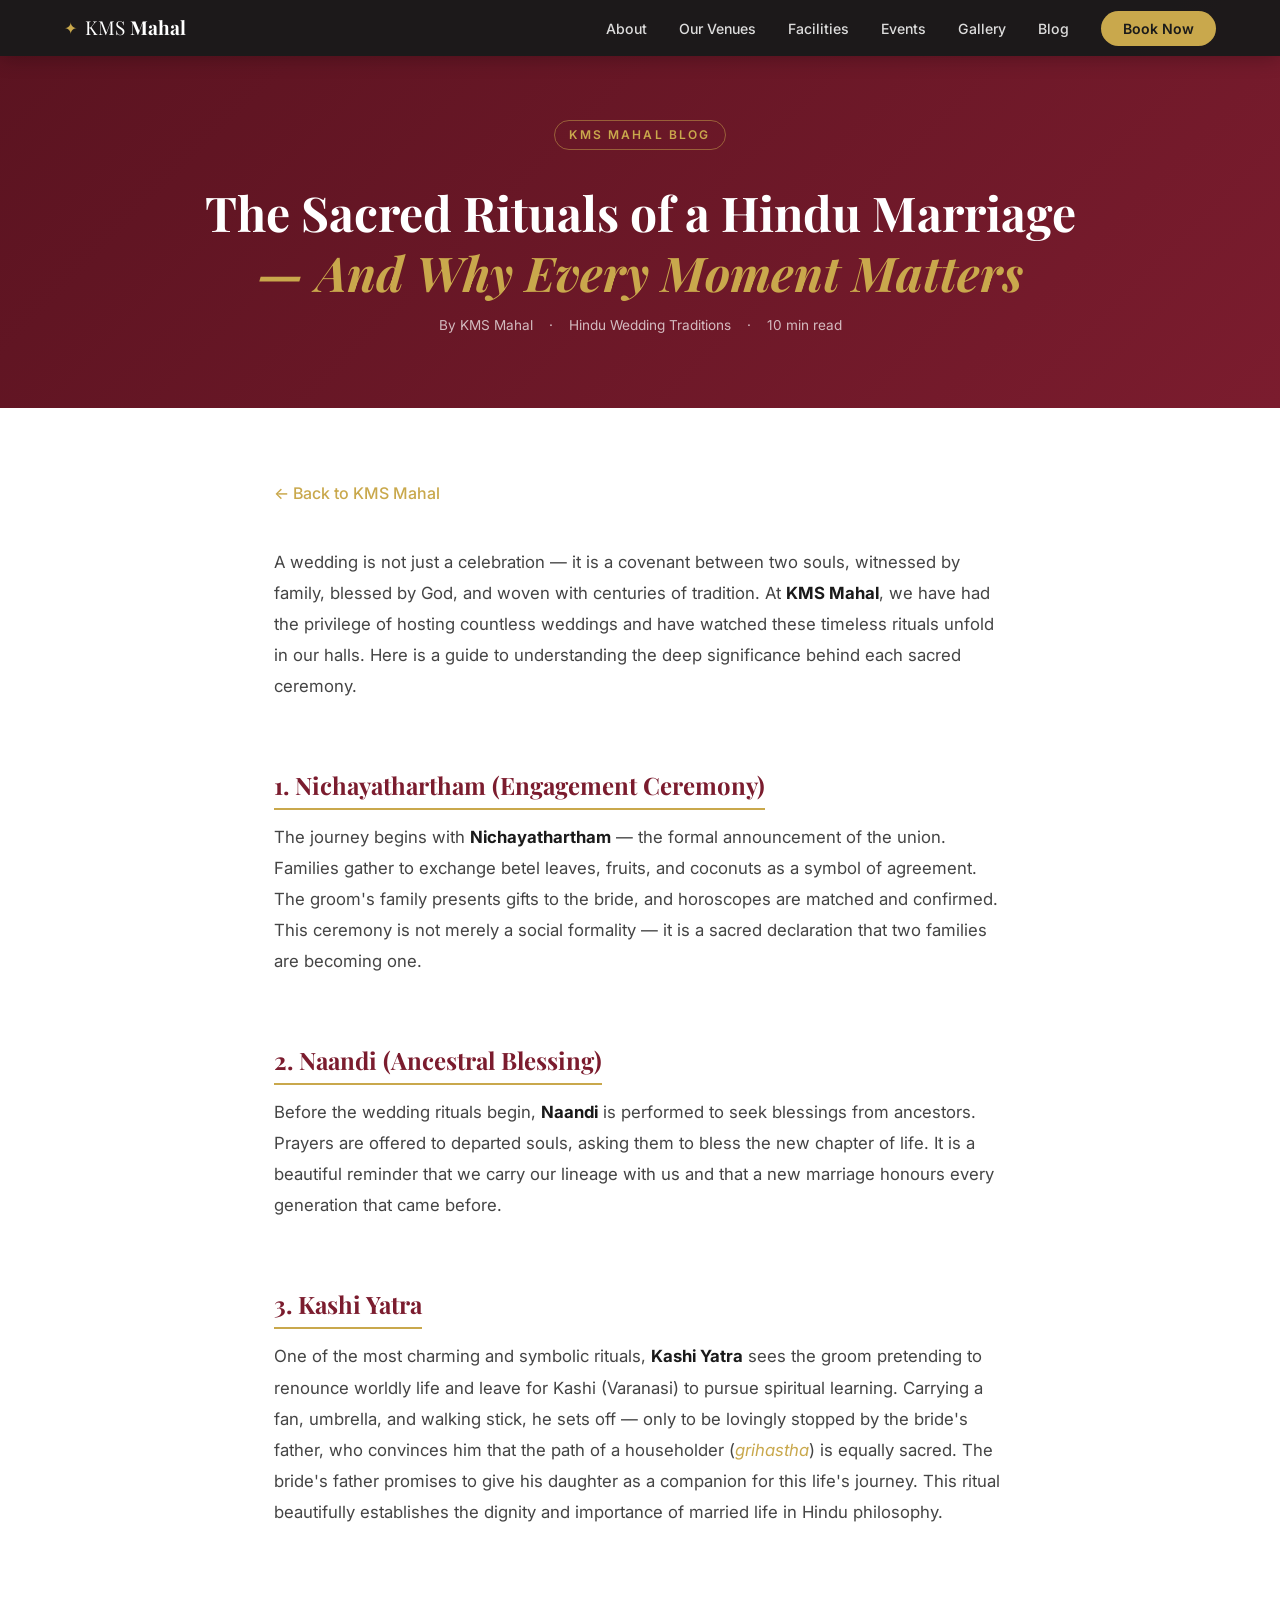
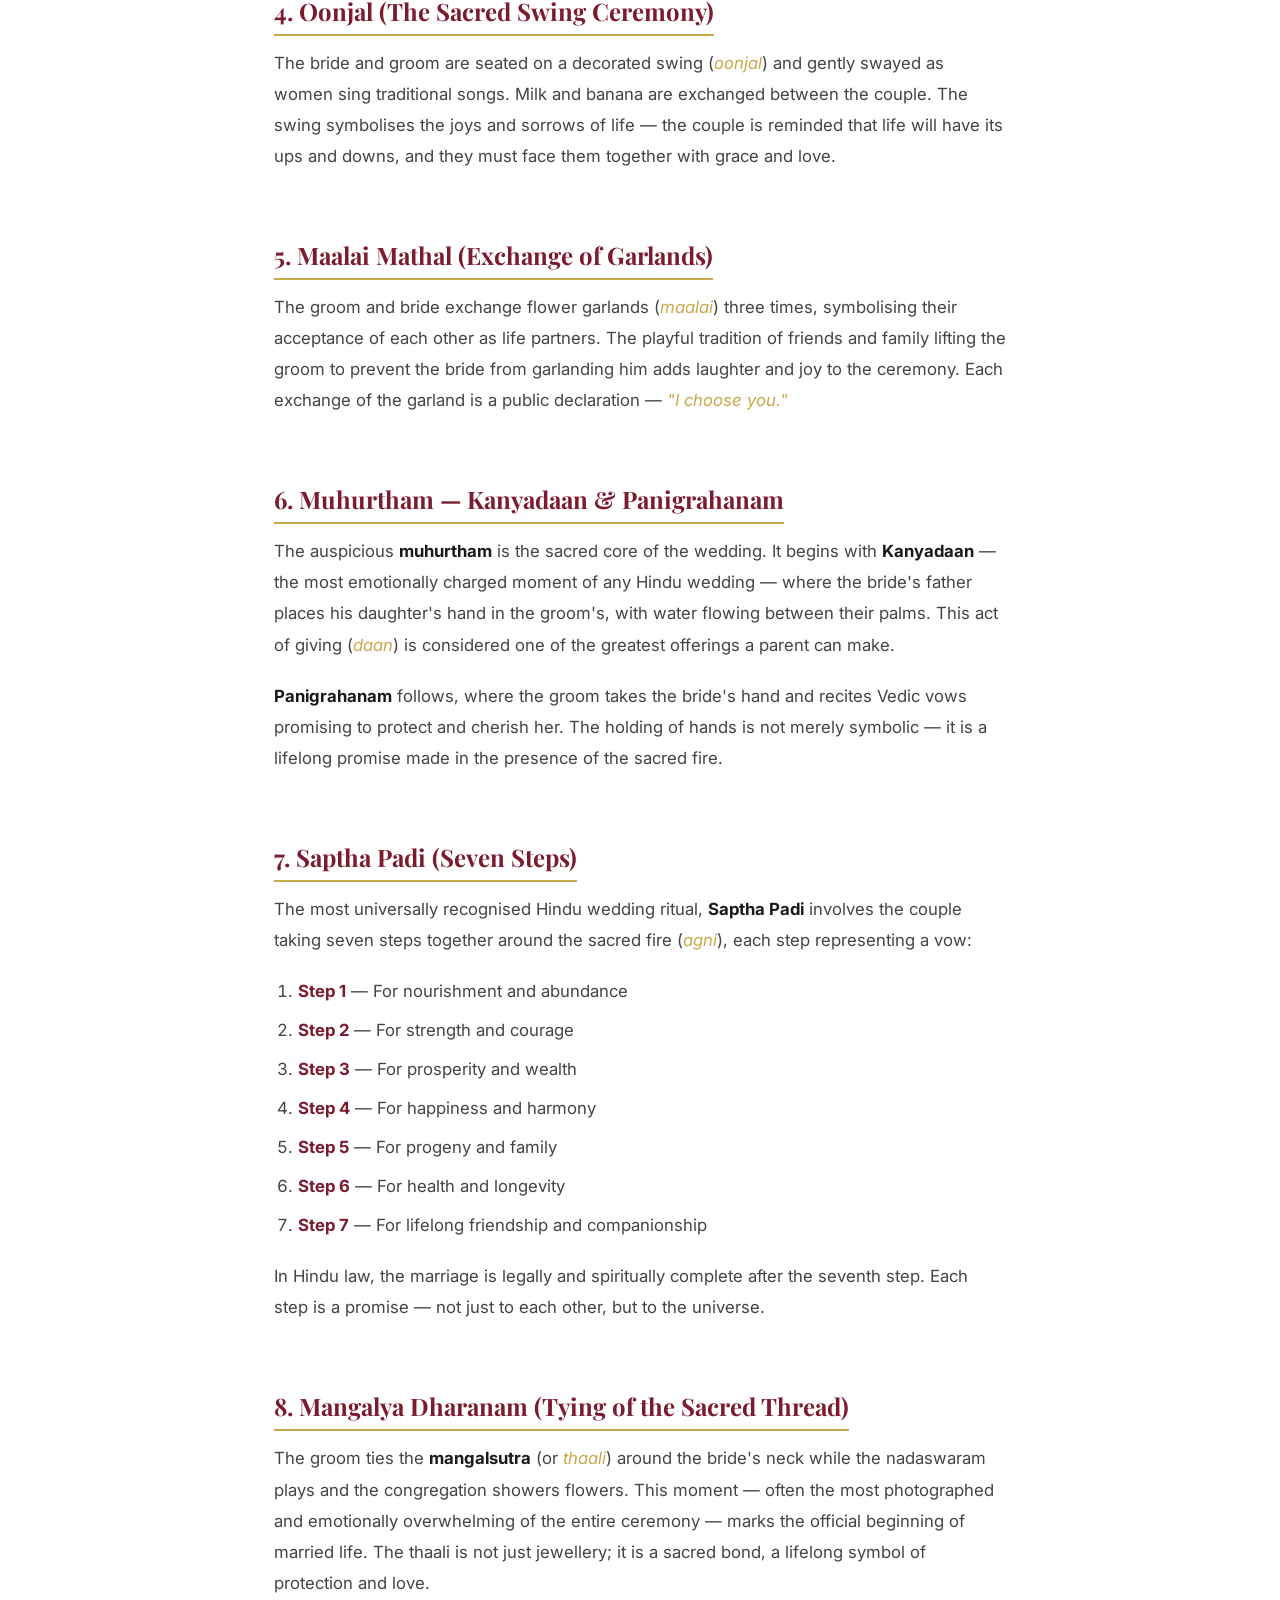
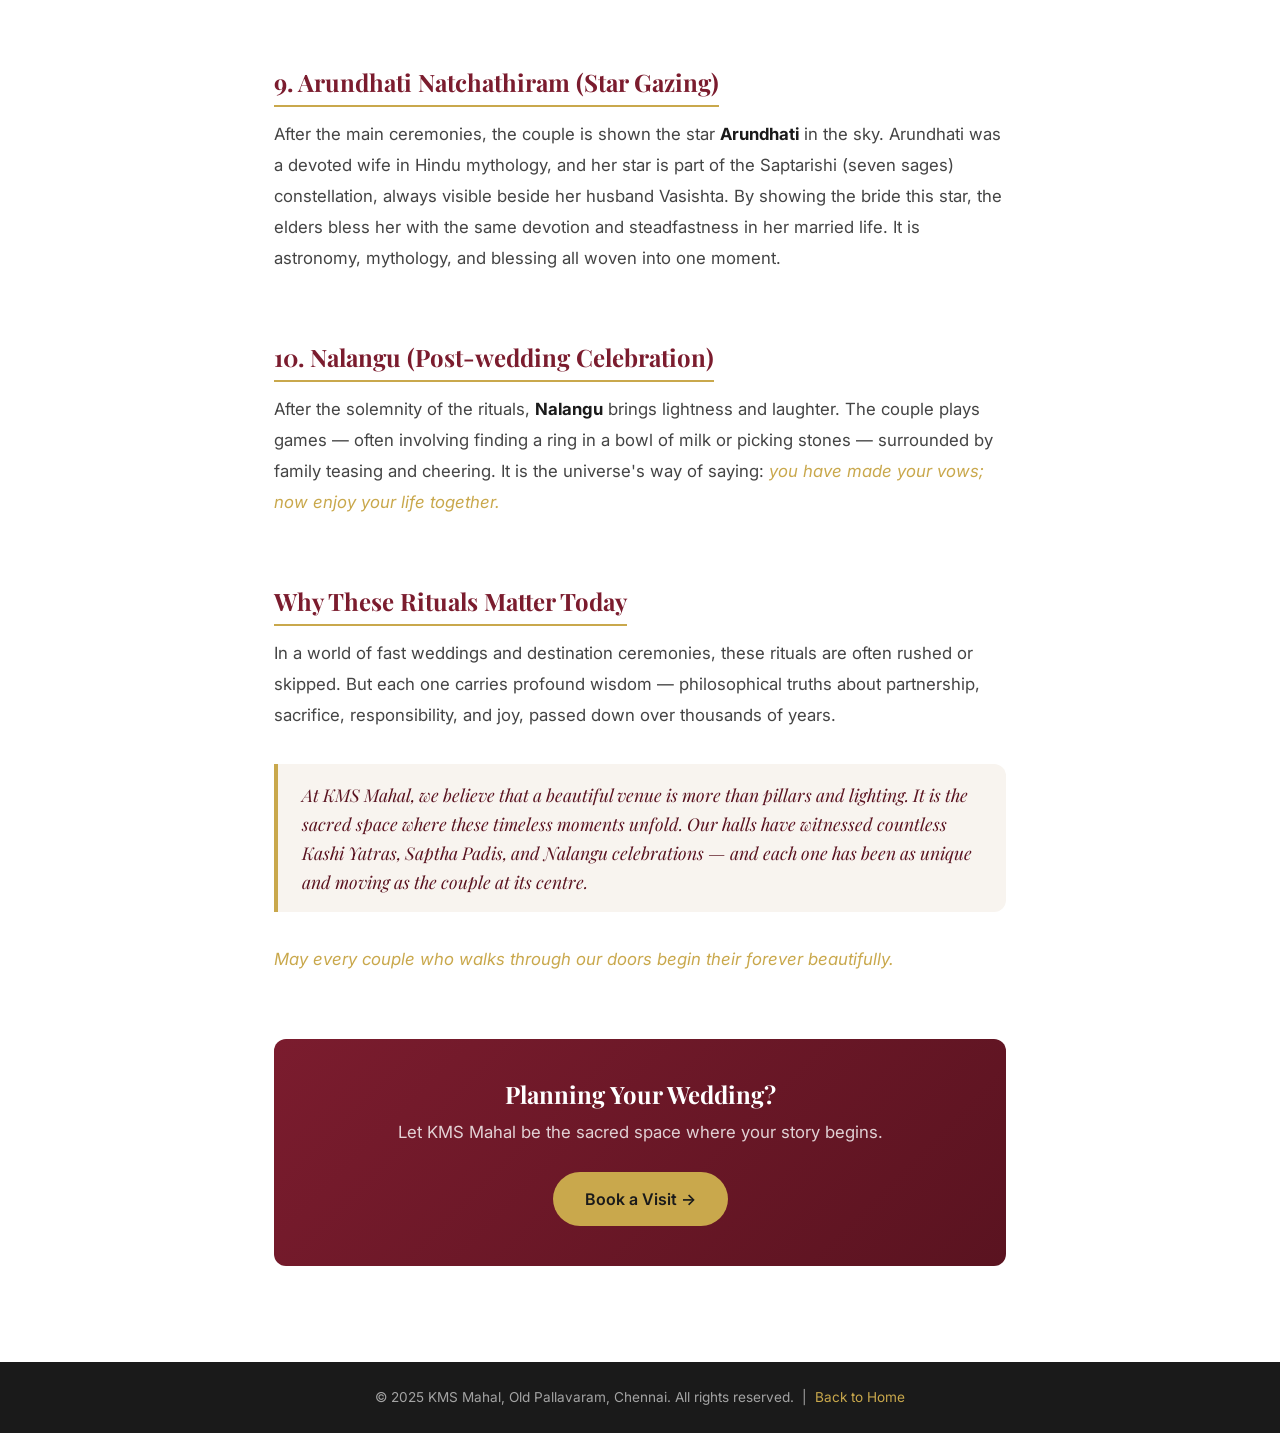
<file: blog.html>
<!DOCTYPE html>
<html lang="en">
<head>
  <meta charset="UTF-8" />
  <meta name="viewport" content="width=device-width, initial-scale=1.0" />
  <title>Blog – Hindu Marriage Rituals | KMS Mahal, Pallavaram Chennai</title>
  <meta name="description" content="Learn about the sacred rituals of a Hindu marriage — Kashi Yatra, Saptha Padi, Kanyadaan and more. Insights from KMS Mahal, Pallavaram's finest wedding venue." />
  <meta name="keywords" content="Hindu marriage rituals, Tamil wedding rituals, Saptha Padi meaning, Kanyadaan, Kashi Yatra, Mangalya Dharanam, wedding traditions Chennai, Hindu wedding guide" />
  <meta name="robots" content="index, follow" />
  <link rel="canonical" href="https://kmsmahal.com/blog.html" />
  <link rel="icon" type="image/jpeg" href="images/mahal-about.jpeg" />
  <link rel="apple-touch-icon" href="images/mahal-about.jpeg" />
  <meta property="og:type" content="article" />
  <meta property="og:url" content="https://kmsmahal.com/blog.html" />
  <meta property="og:title" content="The Sacred Rituals of a Hindu Marriage | KMS Mahal Blog" />
  <meta property="og:description" content="A deep dive into the timeless rituals of Hindu weddings — their meaning, significance, and beauty." />
  <meta property="og:image" content="https://kmsmahal.com/images/mahal-about.jpeg" />
  <link rel="preconnect" href="https://fonts.googleapis.com" />
  <link rel="preconnect" href="https://fonts.gstatic.com" crossorigin />
  <link href="https://fonts.googleapis.com/css2?family=Playfair+Display:ital,wght@0,400;0,600;0,700;1,400&family=Inter:wght@300;400;500;600&display=swap" rel="stylesheet" />
  <link rel="stylesheet" href="style.css" />
  <style>
    .blog-hero {
      background: linear-gradient(135deg, var(--maroon-dk) 0%, var(--maroon) 100%);
      padding: 120px 0 72px;
      text-align: center;
      color: var(--white);
    }
    .blog-hero .section-label { border-color: rgba(201,168,76,.5); color: var(--gold); }
    .blog-hero h1 { font-size: clamp(1.8rem, 4vw, 3rem); color: var(--white); margin: 16px 0 12px; }
    .blog-hero .blog-meta { font-size: .85rem; opacity: .7; display: flex; align-items: center; justify-content: center; gap: 16px; flex-wrap: wrap; }
    .blog-hero .blog-meta span::before { content: '·'; margin-right: 16px; }
    .blog-hero .blog-meta span:first-child::before { content: ''; margin: 0; }

    .blog-body { max-width: 780px; margin: 0 auto; padding: 72px 24px 96px; }
    .blog-body h2 {
      font-family: 'Playfair Display', serif;
      font-size: 1.5rem;
      color: var(--maroon);
      margin: 48px 0 12px;
      padding-bottom: 8px;
      border-bottom: 2px solid var(--gold);
      display: inline-block;
    }
    .blog-body p { font-size: 1.05rem; line-height: 1.85; color: #444; margin-bottom: 20px; }
    .blog-body strong { color: var(--dark); }
    .blog-body em { color: var(--gold); font-style: italic; }
    .blog-body ol { padding-left: 24px; margin-bottom: 20px; }
    .blog-body ol li { font-size: 1.05rem; line-height: 1.85; color: #444; margin-bottom: 8px; }
    .blog-body ol li strong { color: var(--maroon); }
    .blog-body blockquote {
      border-left: 4px solid var(--gold);
      margin: 32px 0;
      padding: 16px 24px;
      background: var(--light);
      border-radius: 0 var(--radius) var(--radius) 0;
      font-family: 'Playfair Display', serif;
      font-size: 1.1rem;
      color: var(--maroon-dk);
      font-style: italic;
    }
    .blog-cta {
      background: linear-gradient(135deg, var(--maroon), var(--maroon-dk));
      color: var(--white);
      border-radius: var(--radius);
      padding: 40px 32px;
      text-align: center;
      margin-top: 64px;
    }
    .blog-cta h3 { font-size: 1.5rem; color: var(--white); margin-bottom: 8px; }
    .blog-cta p { color: rgba(255,255,255,.8); margin-bottom: 24px; }
    .blog-cta .btn-gold {
      display: inline-block;
      background: var(--gold);
      color: var(--dark);
      font-weight: 600;
      padding: 14px 32px;
      border-radius: 50px;
      text-decoration: none;
      transition: .3s;
    }
    .blog-cta .btn-gold:hover { background: var(--gold-lt); }
    .blog-back { display: inline-flex; align-items: center; gap: 8px; color: var(--gold); font-weight: 500; margin-bottom: 40px; text-decoration: none; }
    .blog-back:hover { color: var(--maroon); }
  </style>
</head>
<body>

  <!-- ── NAV ── -->
  <nav class="navbar scrolled" id="navbar">
    <div class="nav-inner">
      <a href="index.html" class="nav-logo">
        <span class="logo-icon">✦</span>
        <span>KMS <strong>Mahal</strong></span>
      </a>
      <button class="hamburger" id="hamburger" aria-label="Menu">
        <span></span><span></span><span></span>
      </button>
      <ul class="nav-links" id="navLinks">
        <li><a href="index.html#about">About</a></li>
        <li><a href="index.html#venues">Our Venues</a></li>
        <li><a href="index.html#facilities">Facilities</a></li>
        <li><a href="index.html#events">Events</a></li>
        <li><a href="index.html#gallery">Gallery</a></li>
        <li><a href="blog.html" class="active">Blog</a></li>
        <li><a href="index.html#contact" class="btn-nav">Book Now</a></li>
      </ul>
    </div>
  </nav>

  <!-- ── BLOG HERO ── -->
  <div class="blog-hero">
    <div class="container">
      <div class="section-label">KMS Mahal Blog</div>
      <h1>The Sacred Rituals of a Hindu Marriage<br /><em>— And Why Every Moment Matters</em></h1>
      <div class="blog-meta">
        <span>By KMS Mahal</span>
        <span>Hindu Wedding Traditions</span>
        <span>10 min read</span>
      </div>
    </div>
  </div>

  <!-- ── BLOG CONTENT ── -->
  <div class="blog-body">

    <a href="index.html" class="blog-back">← Back to KMS Mahal</a>

    <p>A wedding is not just a celebration — it is a covenant between two souls, witnessed by family, blessed by God, and woven with centuries of tradition. At <strong>KMS Mahal</strong>, we have had the privilege of hosting countless weddings and have watched these timeless rituals unfold in our halls. Here is a guide to understanding the deep significance behind each sacred ceremony.</p>

    <h2>1. Nichayathartham (Engagement Ceremony)</h2>
    <p>The journey begins with <strong>Nichayathartham</strong> — the formal announcement of the union. Families gather to exchange betel leaves, fruits, and coconuts as a symbol of agreement. The groom's family presents gifts to the bride, and horoscopes are matched and confirmed. This ceremony is not merely a social formality — it is a sacred declaration that two families are becoming one.</p>

    <h2>2. Naandi (Ancestral Blessing)</h2>
    <p>Before the wedding rituals begin, <strong>Naandi</strong> is performed to seek blessings from ancestors. Prayers are offered to departed souls, asking them to bless the new chapter of life. It is a beautiful reminder that we carry our lineage with us and that a new marriage honours every generation that came before.</p>

    <h2>3. Kashi Yatra</h2>
    <p>One of the most charming and symbolic rituals, <strong>Kashi Yatra</strong> sees the groom pretending to renounce worldly life and leave for Kashi (Varanasi) to pursue spiritual learning. Carrying a fan, umbrella, and walking stick, he sets off — only to be lovingly stopped by the bride's father, who convinces him that the path of a householder (<em>grihastha</em>) is equally sacred. The bride's father promises to give his daughter as a companion for this life's journey. This ritual beautifully establishes the dignity and importance of married life in Hindu philosophy.</p>

    <h2>4. Oonjal (The Sacred Swing Ceremony)</h2>
    <p>The bride and groom are seated on a decorated swing (<em>oonjal</em>) and gently swayed as women sing traditional songs. Milk and banana are exchanged between the couple. The swing symbolises the joys and sorrows of life — the couple is reminded that life will have its ups and downs, and they must face them together with grace and love.</p>

    <h2>5. Maalai Mathal (Exchange of Garlands)</h2>
    <p>The groom and bride exchange flower garlands (<em>maalai</em>) three times, symbolising their acceptance of each other as life partners. The playful tradition of friends and family lifting the groom to prevent the bride from garlanding him adds laughter and joy to the ceremony. Each exchange of the garland is a public declaration — <em>"I choose you."</em></p>

    <h2>6. Muhurtham — Kanyadaan &amp; Panigrahanam</h2>
    <p>The auspicious <strong>muhurtham</strong> is the sacred core of the wedding. It begins with <strong>Kanyadaan</strong> — the most emotionally charged moment of any Hindu wedding — where the bride's father places his daughter's hand in the groom's, with water flowing between their palms. This act of giving (<em>daan</em>) is considered one of the greatest offerings a parent can make.</p>
    <p><strong>Panigrahanam</strong> follows, where the groom takes the bride's hand and recites Vedic vows promising to protect and cherish her. The holding of hands is not merely symbolic — it is a lifelong promise made in the presence of the sacred fire.</p>

    <h2>7. Saptha Padi (Seven Steps)</h2>
    <p>The most universally recognised Hindu wedding ritual, <strong>Saptha Padi</strong> involves the couple taking seven steps together around the sacred fire (<em>agni</em>), each step representing a vow:</p>
    <ol>
      <li><strong>Step 1</strong> — For nourishment and abundance</li>
      <li><strong>Step 2</strong> — For strength and courage</li>
      <li><strong>Step 3</strong> — For prosperity and wealth</li>
      <li><strong>Step 4</strong> — For happiness and harmony</li>
      <li><strong>Step 5</strong> — For progeny and family</li>
      <li><strong>Step 6</strong> — For health and longevity</li>
      <li><strong>Step 7</strong> — For lifelong friendship and companionship</li>
    </ol>
    <p>In Hindu law, the marriage is legally and spiritually complete after the seventh step. Each step is a promise — not just to each other, but to the universe.</p>

    <h2>8. Mangalya Dharanam (Tying of the Sacred Thread)</h2>
    <p>The groom ties the <strong>mangalsutra</strong> (or <em>thaali</em>) around the bride's neck while the nadaswaram plays and the congregation showers flowers. This moment — often the most photographed and emotionally overwhelming of the entire ceremony — marks the official beginning of married life. The thaali is not just jewellery; it is a sacred bond, a lifelong symbol of protection and love.</p>

    <h2>9. Arundhati Natchathiram (Star Gazing)</h2>
    <p>After the main ceremonies, the couple is shown the star <strong>Arundhati</strong> in the sky. Arundhati was a devoted wife in Hindu mythology, and her star is part of the Saptarishi (seven sages) constellation, always visible beside her husband Vasishta. By showing the bride this star, the elders bless her with the same devotion and steadfastness in her married life. It is astronomy, mythology, and blessing all woven into one moment.</p>

    <h2>10. Nalangu (Post-wedding Celebration)</h2>
    <p>After the solemnity of the rituals, <strong>Nalangu</strong> brings lightness and laughter. The couple plays games — often involving finding a ring in a bowl of milk or picking stones — surrounded by family teasing and cheering. It is the universe's way of saying: <em>you have made your vows; now enjoy your life together.</em></p>

    <h2>Why These Rituals Matter Today</h2>
    <p>In a world of fast weddings and destination ceremonies, these rituals are often rushed or skipped. But each one carries profound wisdom — philosophical truths about partnership, sacrifice, responsibility, and joy, passed down over thousands of years.</p>

    <blockquote>At KMS Mahal, we believe that a beautiful venue is more than pillars and lighting. It is the sacred space where these timeless moments unfold. Our halls have witnessed countless Kashi Yatras, Saptha Padis, and Nalangu celebrations — and each one has been as unique and moving as the couple at its centre.</blockquote>

    <p><em>May every couple who walks through our doors begin their forever beautifully.</em></p>

    <div class="blog-cta">
      <h3>Planning Your Wedding?</h3>
      <p>Let KMS Mahal be the sacred space where your story begins.</p>
      <a href="index.html#contact" class="btn-gold">Book a Visit →</a>
    </div>

  </div>

  <!-- ── FOOTER ── -->
  <footer style="background:var(--dark);color:rgba(255,255,255,.6);text-align:center;padding:24px;font-size:.85rem;">
    <p>© 2025 KMS Mahal, Old Pallavaram, Chennai. All rights reserved. &nbsp;|&nbsp; <a href="index.html" style="color:var(--gold);">Back to Home</a></p>
  </footer>

  <script>
    const hamburger = document.getElementById('hamburger');
    const navLinks = document.getElementById('navLinks');
    hamburger.addEventListener('click', () => navLinks.classList.toggle('open'));
    navLinks.querySelectorAll('a').forEach(link => link.addEventListener('click', () => navLinks.classList.remove('open')));
  </script>

</body>
</html>
</file>
<file: style.css>
/* ── Reset & Base ── */
*, *::before, *::after { box-sizing: border-box; margin: 0; padding: 0; }

:root {
  --gold:    #c9a84c;
  --gold-lt: #e8c97a;
  --maroon:  #7b1c2e;
  --maroon-dk: #5a1320;
  --dark:    #1a1a1a;
  --dark2:   #2c2c2c;
  --mid:     #555;
  --light:   #f8f4ef;
  --white:   #ffffff;
  --radius:  12px;
  --shadow:  0 4px 24px rgba(0,0,0,.10);
  --shadow-lg: 0 8px 40px rgba(0,0,0,.15);
  --transition: .3s ease;
}

html { scroll-behavior: smooth; }

body {
  font-family: 'Inter', sans-serif;
  color: var(--dark);
  background: var(--white);
  line-height: 1.65;
  overflow-x: hidden;
}

h1,h2,h3,h4 { font-family: 'Playfair Display', serif; line-height: 1.25; }
em { font-style: italic; color: var(--gold); }

a { text-decoration: none; color: inherit; }
img { max-width: 100%; display: block; }

.container { max-width: 1200px; margin: 0 auto; padding: 0 24px; }

.section { padding: 96px 0; }
.section-header { text-align: center; margin-bottom: 60px; }
.section-label {
  display: inline-block;
  font-size: .75rem;
  font-weight: 600;
  letter-spacing: .18em;
  text-transform: uppercase;
  color: var(--gold);
  border: 1px solid var(--gold);
  padding: 4px 14px;
  border-radius: 50px;
  margin-bottom: 16px;
}
.section-title { font-size: clamp(1.8rem, 4vw, 2.6rem); margin-bottom: 16px; }
.section-desc { color: var(--mid); max-width: 580px; margin: 0 auto; font-size: .97rem; }

/* ── Buttons ── */
.btn-primary {
  display: inline-block;
  background: var(--gold);
  color: var(--dark);
  font-weight: 600;
  font-size: .9rem;
  padding: 14px 32px;
  border-radius: 50px;
  transition: var(--transition);
  border: 2px solid var(--gold);
  cursor: pointer;
}
.btn-primary:hover { background: var(--gold-lt); border-color: var(--gold-lt); transform: translateY(-2px); }

.btn-outline {
  display: inline-block;
  background: transparent;
  color: var(--white);
  font-weight: 600;
  font-size: .9rem;
  padding: 14px 32px;
  border-radius: 50px;
  border: 2px solid rgba(255,255,255,.6);
  transition: var(--transition);
}
.btn-outline:hover { background: rgba(255,255,255,.1); border-color: var(--white); }

.btn-full { width: 100%; text-align: center; }

/* ── Navbar ── */
.navbar {
  position: fixed;
  top: 0; left: 0; right: 0;
  z-index: 1000;
  padding: 20px 0;
  transition: background var(--transition), padding var(--transition), box-shadow var(--transition);
}
.navbar.scrolled {
  background: rgba(26,26,26,.97);
  padding: 12px 0;
  box-shadow: 0 2px 20px rgba(0,0,0,.25);
}
.nav-inner {
  max-width: 1200px;
  margin: 0 auto;
  padding: 0 24px;
  display: flex;
  align-items: center;
  justify-content: space-between;
}
.nav-logo {
  display: flex;
  align-items: center;
  gap: 8px;
  color: var(--white);
  font-size: 1.2rem;
  font-family: 'Playfair Display', serif;
}
.logo-icon { color: var(--gold); font-size: 1rem; }
.nav-links {
  display: flex;
  list-style: none;
  align-items: center;
  gap: 32px;
}
.nav-links a {
  color: rgba(255,255,255,.85);
  font-size: .88rem;
  font-weight: 500;
  transition: color var(--transition);
}
.nav-links a:hover { color: var(--gold); }
.btn-nav {
  background: var(--gold) !important;
  color: var(--dark) !important;
  padding: 9px 22px;
  border-radius: 50px;
  font-weight: 600 !important;
}
.btn-nav:hover { background: var(--gold-lt) !important; color: var(--dark) !important; }

.hamburger {
  display: none;
  flex-direction: column;
  gap: 5px;
  background: none;
  border: none;
  cursor: pointer;
  padding: 4px;
}
.hamburger span {
  width: 24px; height: 2px;
  background: var(--white);
  border-radius: 2px;
  transition: var(--transition);
}

/* ── Hero ── */
.hero {
  position: relative;
  min-height: 100vh;
  display: flex;
  align-items: center;
  justify-content: center;
  background: linear-gradient(135deg, var(--maroon-dk) 0%, #2c1040 40%, #0d1b2a 100%);
  overflow: hidden;
}
.hero::before {
  content: '';
  position: absolute;
  inset: 0;
  background:
    radial-gradient(ellipse 60% 60% at 20% 50%, rgba(201,168,76,.12) 0%, transparent 70%),
    radial-gradient(ellipse 40% 40% at 80% 30%, rgba(123,28,46,.25) 0%, transparent 70%);
}
.hero-overlay {
  position: absolute;
  inset: 0;
  background: url("data:image/svg+xml,%3Csvg width='60' height='60' viewBox='0 0 60 60' xmlns='http://www.w3.org/2000/svg'%3E%3Cg fill='none' fill-rule='evenodd'%3E%3Cg fill='%23c9a84c' fill-opacity='0.04'%3E%3Cpath d='M36 34v-4h-2v4h-4v2h4v4h2v-4h4v-2h-4zm0-30V0h-2v4h-4v2h4v4h2V6h4V4h-4zM6 34v-4H4v4H0v2h4v4h2v-4h4v-2H6zM6 4V0H4v4H0v2h4v4h2V6h4V4H6z'/%3E%3C/g%3E%3C/g%3E%3C/svg%3E");
}
.hero-content {
  position: relative;
  text-align: center;
  color: var(--white);
  padding: 0 24px;
  max-width: 800px;
  animation: fadeUp .9s ease both;
}
.hero-tagline {
  font-size: .85rem;
  letter-spacing: .25em;
  text-transform: uppercase;
  color: var(--gold);
  margin-bottom: 12px;
}
.hero h1 {
  font-size: clamp(3rem, 8vw, 6rem);
  color: var(--white);
  text-shadow: 0 4px 20px rgba(0,0,0,.3);
  margin-bottom: 16px;
}
.hero h1 span { color: var(--gold); }
.hero-sub {
  font-size: clamp(1rem, 2.5vw, 1.3rem);
  color: rgba(255,255,255,.75);
  margin-bottom: 28px;
}
.hero-badges {
  display: flex;
  gap: 16px;
  justify-content: center;
  flex-wrap: wrap;
  margin-bottom: 36px;
}
.hero-badges span {
  font-size: .8rem;
  letter-spacing: .1em;
  color: var(--gold);
  border: 1px solid rgba(201,168,76,.4);
  padding: 6px 16px;
  border-radius: 50px;
  backdrop-filter: blur(4px);
}
.hero-cta { display: flex; gap: 16px; justify-content: center; flex-wrap: wrap; }

.hero-scroll {
  position: absolute;
  bottom: 32px;
  left: 50%;
  transform: translateX(-50%);
  display: flex;
  flex-direction: column;
  align-items: center;
}
.hero-scroll span {
  display: block;
  width: 1px;
  height: 48px;
  background: linear-gradient(to bottom, transparent, var(--gold));
  animation: scrollLine 2s ease-in-out infinite;
}

/* ── About ── */
.about { background: var(--white); }
.about-grid {
  display: grid;
  grid-template-columns: 1fr 1fr;
  gap: 80px;
  align-items: center;
}
.about-img-frame {
  position: relative;
  border-radius: var(--radius);
  overflow: visible;
  margin-bottom: 24px;
}
.about-img-placeholder {
  background: linear-gradient(135deg, var(--maroon) 0%, var(--maroon-dk) 100%);
  border-radius: var(--radius);
  height: 340px;
  display: flex;
  flex-direction: column;
  align-items: center;
  justify-content: center;
  color: var(--white);
  gap: 12px;
}
.about-img-icon { font-size: 3.5rem; }
.about-img-placeholder p { font-family: 'Playfair Display', serif; font-size: 1.4rem; }
.about-real-img {
  width: 100%;
  height: auto;
  border-radius: var(--radius);
  display: block;
  box-shadow: var(--shadow-lg);
}
.about-badge {
  position: absolute;
  bottom: -16px;
  right: -16px;
  background: var(--gold);
  color: var(--dark);
  font-weight: 700;
  font-size: .85rem;
  padding: 12px 20px;
  border-radius: var(--radius);
  box-shadow: var(--shadow);
}
.about-stat-row {
  display: grid;
  grid-template-columns: repeat(3, 1fr);
  gap: 16px;
  margin-top: 32px;
}
.stat-card {
  background: var(--light);
  border-radius: var(--radius);
  padding: 20px 16px;
  text-align: center;
}
.stat-num {
  display: block;
  font-family: 'Playfair Display', serif;
  font-size: 1.8rem;
  color: var(--maroon);
  font-weight: 700;
}
.stat-label { font-size: .78rem; color: var(--mid); text-transform: uppercase; letter-spacing: .1em; }

.about-text .section-label { margin-bottom: 16px; }
.about-text .section-title { margin-bottom: 20px; }
.about-text p { color: var(--mid); margin-bottom: 16px; font-size: .96rem; }
.about-highlights { list-style: none; margin-bottom: 32px; }
.about-highlights li {
  display: flex;
  align-items: center;
  gap: 10px;
  color: var(--dark2);
  font-size: .93rem;
  padding: 8px 0;
  border-bottom: 1px solid #f0ebe3;
}
.hi-icon { color: var(--gold); font-weight: 700; }

/* ── Facilities ── */
.facilities { background: var(--light); }
.facilities-grid {
  display: grid;
  grid-template-columns: repeat(4, 1fr);
  gap: 24px;
}
.fac-card {
  background: var(--white);
  border-radius: var(--radius);
  padding: 32px 24px;
  text-align: center;
  box-shadow: var(--shadow);
  transition: transform var(--transition), box-shadow var(--transition);
  border-bottom: 3px solid transparent;
}
.fac-card:hover {
  transform: translateY(-6px);
  box-shadow: var(--shadow-lg);
  border-bottom-color: var(--gold);
}
.fac-icon { font-size: 2.2rem; margin-bottom: 14px; }
.fac-card h3 { font-size: 1rem; margin-bottom: 10px; }
.fac-card p { color: var(--mid); font-size: .86rem; line-height: 1.6; }
.fac-card-veg {
  border: 1.5px solid #2e7d32;
  background: linear-gradient(135deg, #f1f8f1, #ffffff);
}
.fac-card-veg:hover { border-bottom-color: #2e7d32; }
.fac-card-veg h3 { color: #2e7d32; }

/* ── Pure Veg hero badge ── */
.badge-veg {
  background: rgba(46,125,50,.15) !important;
  color: #a5d6a7 !important;
  border-color: rgba(46,125,50,.5) !important;
  font-weight: 600;
}

/* ── Events ── */
.events { background: var(--dark); }
.events .section-label { color: var(--gold); border-color: var(--gold); }
.events .section-title { color: var(--white); }
.events .section-desc { color: rgba(255,255,255,.6); }
.events-grid {
  display: grid;
  grid-template-columns: repeat(3, 1fr);
  gap: 24px;
}
.event-card {
  background: rgba(255,255,255,.05);
  border: 1px solid rgba(255,255,255,.08);
  border-radius: var(--radius);
  padding: 36px 28px;
  transition: background var(--transition), border-color var(--transition), transform var(--transition);
}
.event-card:hover {
  background: rgba(201,168,76,.1);
  border-color: rgba(201,168,76,.4);
  transform: translateY(-4px);
}
.event-icon { font-size: 2.4rem; margin-bottom: 16px; }
.event-card h3 { color: var(--white); font-size: 1.05rem; margin-bottom: 10px; }
.event-card p { color: rgba(255,255,255,.6); font-size: .87rem; line-height: 1.6; }

/* ── Gallery ── */
.gallery { background: var(--white); }
.gallery-grid {
  display: grid;
  grid-template-columns: repeat(3, 1fr);
  grid-template-rows: auto auto;
  gap: 16px;
}
.gallery-card { border-radius: var(--radius); overflow: hidden; cursor: pointer; }
.g-large { grid-column: 1 / 3; }
.gallery-placeholder {
  height: 100%;
  min-height: 220px;
  display: flex;
  flex-direction: column;
  align-items: center;
  justify-content: center;
  gap: 10px;
  color: var(--white);
  transition: transform var(--transition);
}
.gallery-placeholder:hover { transform: scale(1.03); }
.gallery-placeholder span { font-size: 2.5rem; }
.gallery-placeholder p { font-family: 'Playfair Display', serif; font-size: 1rem; opacity: .9; }
.gallery-note {
  text-align: center;
  color: var(--mid);
  font-size: .88rem;
  margin-top: 28px;
}

/* ── Our Venues ── */
.venues { background: var(--dark); }
.venues .section-label { color: var(--gold); border-color: var(--gold); }
.venues .section-title { color: var(--white); }
.venues .section-desc { color: rgba(255,255,255,.6); }

.venues-grid {
  display: grid;
  grid-template-columns: 1fr 1fr;
  gap: 32px;
}
.venue-card {
  border-radius: var(--radius);
  overflow: hidden;
  background: rgba(255,255,255,.04);
  border: 1px solid rgba(255,255,255,.1);
  transition: transform var(--transition), box-shadow var(--transition);
}
.venue-card:hover {
  transform: translateY(-6px);
  box-shadow: 0 16px 48px rgba(0,0,0,.4);
}
.venue-card-header {
  position: relative;
  padding: 40px 32px 32px;
  text-align: center;
  color: var(--white);
}
.mahal-header { background: linear-gradient(135deg, var(--maroon-dk), #3d0a18); }
.conv-header  { background: linear-gradient(135deg, #0d2a45, #1a4c7a); }

.venue-floor-badge {
  position: absolute;
  top: 16px; right: 16px;
  background: rgba(255,255,255,.15);
  backdrop-filter: blur(4px);
  border: 1px solid rgba(255,255,255,.25);
  color: var(--white);
  font-size: .72rem;
  font-weight: 600;
  letter-spacing: .1em;
  text-transform: uppercase;
  padding: 5px 12px;
  border-radius: 50px;
}
.venue-icon { font-size: 2.8rem; margin-bottom: 12px; }
.venue-card-header h3 { font-size: 1.5rem; color: var(--white); margin-bottom: 6px; }
.venue-card-header p  { color: rgba(255,255,255,.65); font-size: .88rem; }

.venue-card-body { padding: 28px 32px 32px; }

.venue-capacity-row {
  display: flex;
  align-items: center;
  justify-content: center;
  gap: 0;
  background: rgba(255,255,255,.05);
  border-radius: 10px;
  padding: 16px 0;
  margin-bottom: 24px;
}
.vcap { flex: 1; text-align: center; }
.vcap-num {
  display: block;
  font-family: 'Playfair Display', serif;
  font-size: 1.6rem;
  font-weight: 700;
  color: var(--gold);
}
.vcap-label { font-size: .72rem; color: rgba(255,255,255,.5); text-transform: uppercase; letter-spacing: .1em; }
.vcap-divider { width: 1px; height: 36px; background: rgba(255,255,255,.12); }

.venue-features {
  list-style: none;
  margin-bottom: 20px;
}
.venue-features li {
  display: flex;
  align-items: center;
  gap: 10px;
  color: rgba(255,255,255,.75);
  font-size: .9rem;
  padding: 7px 0;
  border-bottom: 1px solid rgba(255,255,255,.06);
}
.venue-features li span { color: var(--gold); font-size: .7rem; }

.venue-ideal {
  color: rgba(255,255,255,.55);
  font-size: .83rem;
  margin-bottom: 20px;
  line-height: 1.5;
}
.venue-ideal strong { color: var(--gold); }

/* ── Gallery Tabs ── */
.gallery-tabs {
  display: flex;
  justify-content: center;
  gap: 12px;
  margin-bottom: 36px;
}
.gallery-tab {
  background: var(--light);
  border: 2px solid transparent;
  color: var(--mid);
  font-family: 'Inter', sans-serif;
  font-size: .9rem;
  font-weight: 600;
  padding: 12px 28px;
  border-radius: 50px;
  cursor: pointer;
  transition: var(--transition);
}
.gallery-tab:hover { border-color: var(--gold); color: var(--dark); }
.gallery-tab.active {
  background: var(--maroon);
  color: var(--white);
  border-color: var(--maroon);
}
.gallery-panel { display: none; }
.gallery-panel.active { display: block; }

/* ── Pricing ── */
.pricing { background: var(--light); }
.pricing-table-wrap {
  overflow-x: auto;
  border-radius: var(--radius);
  box-shadow: var(--shadow-lg);
}
.pricing-table {
  width: 100%;
  border-collapse: collapse;
  background: var(--white);
  font-size: .93rem;
}
.pricing-table thead {
  background: var(--maroon);
  color: var(--white);
}
.pricing-table th {
  padding: 16px 20px;
  text-align: left;
  font-weight: 600;
  font-size: .82rem;
  letter-spacing: .06em;
  text-transform: uppercase;
}
.pricing-table td { padding: 16px 20px; border-bottom: 1px solid #f0ebe3; }
.pricing-table tbody tr:last-child td { border-bottom: none; }
.pricing-table tbody tr:hover { background: #fdf9f2; }
.row-highlight { background: #fffbf0 !important; }
.total-col { font-weight: 700; color: var(--maroon); font-size: 1rem; }
.dur-badge {
  display: inline-block;
  background: var(--light);
  color: var(--dark);
  font-weight: 600;
  font-size: .82rem;
  padding: 4px 12px;
  border-radius: 50px;
  border: 1px solid #e0d5c5;
}
.dur-badge.popular {
  background: var(--gold);
  color: var(--dark);
  border-color: var(--gold);
}
.pricing-notes {
  display: flex;
  gap: 24px;
  flex-wrap: wrap;
  margin-top: 28px;
  justify-content: center;
}
.pnote {
  display: flex;
  align-items: center;
  gap: 8px;
  color: var(--mid);
  font-size: .87rem;
}

/* ── Testimonials ── */
.testimonials { background: var(--white); overflow: hidden; }
.testi-carousel-wrap {
  overflow: hidden;
  width: 100%;
  padding: 8px 0 32px;
  cursor: grab;
  user-select: none;
}
.testi-carousel-wrap:active { cursor: grabbing; }
.testi-track {
  display: flex;
  gap: 24px;
  width: max-content;
  animation: scrollLeft 60s linear infinite;
  padding: 0 24px;
}
.testi-track:hover { animation-play-state: paused; }
.testi-card {
  background: var(--light);
  border-radius: var(--radius);
  padding: 28px 28px 24px;
  border-left: 4px solid var(--gold);
  width: 320px;
  flex-shrink: 0;
  box-shadow: var(--shadow);
}
.testi-stars { color: var(--gold); font-size: 1rem; margin-bottom: 12px; letter-spacing: .1em; }
.testi-card p { color: var(--mid); font-size: .88rem; margin-bottom: 18px; font-style: italic; line-height: 1.7; }
.testi-author { display: flex; align-items: center; gap: 12px; }
.testi-avatar {
  width: 38px; height: 38px;
  background: var(--maroon);
  color: var(--white);
  border-radius: 50%;
  display: flex;
  align-items: center;
  justify-content: center;
  font-weight: 700;
  font-size: .9rem;
  flex-shrink: 0;
}
.testi-author strong { display: block; font-size: .88rem; }
.testi-author small { color: var(--mid); font-size: .76rem; }

@keyframes scrollLeft {
  0%   { transform: translateX(0); }
  100% { transform: translateX(-50%); }
}

/* ── Contact ── */
.contact { background: var(--dark); }
.contact .section-label { color: var(--gold); border-color: var(--gold); }
.contact .section-title { color: var(--white); }
.contact .section-desc { color: rgba(255,255,255,.6); }
.contact-grid {
  display: grid;
  grid-template-columns: 1fr 1.3fr;
  gap: 60px;
  margin-bottom: 48px;
}
.cinfo-card {
  display: flex;
  gap: 16px;
  padding: 20px 0;
  border-bottom: 1px solid rgba(255,255,255,.08);
}
.cinfo-icon { font-size: 1.4rem; flex-shrink: 0; margin-top: 2px; }
.cinfo-card h4 { color: var(--gold); font-size: .85rem; letter-spacing: .1em; text-transform: uppercase; margin-bottom: 6px; font-family: 'Inter', sans-serif; }
.cinfo-card p { color: rgba(255,255,255,.7); font-size: .9rem; line-height: 1.6; }
.cinfo-card a { color: rgba(255,255,255,.7); transition: color var(--transition); }
.cinfo-card a:hover { color: var(--gold); }
.social-row { display: flex; gap: 12px; margin-top: 24px; }
.social-btn {
  padding: 10px 20px;
  border-radius: 50px;
  font-size: .82rem;
  font-weight: 600;
  transition: var(--transition);
  border: 1px solid rgba(255,255,255,.2);
  color: var(--white);
}
.social-btn:hover { transform: translateY(-2px); }
.facebook { background: #1877f2; border-color: #1877f2; }
.justdial { background: #f07322; border-color: #f07322; }

.contact-form-wrap {
  background: rgba(255,255,255,.05);
  border: 1px solid rgba(255,255,255,.1);
  border-radius: var(--radius);
  padding: 36px;
}
.contact-form h3 { color: var(--white); font-size: 1.4rem; margin-bottom: 24px; }
.form-row { display: grid; grid-template-columns: 1fr 1fr; gap: 16px; }
.form-group { margin-bottom: 16px; }
.form-group label { display: block; color: rgba(255,255,255,.7); font-size: .82rem; margin-bottom: 6px; }
.form-group input,
.form-group select,
.form-group textarea {
  width: 100%;
  background: rgba(255,255,255,.08);
  border: 1px solid rgba(255,255,255,.15);
  border-radius: 8px;
  padding: 12px 14px;
  color: var(--white);
  font-size: .9rem;
  font-family: 'Inter', sans-serif;
  transition: border-color var(--transition);
  outline: none;
}
.form-group input::placeholder,
.form-group textarea::placeholder { color: rgba(255,255,255,.35); }
.form-group select option { background: var(--dark2); color: var(--white); }
.form-group input:focus,
.form-group select:focus,
.form-group textarea:focus { border-color: var(--gold); }
.form-group textarea { resize: vertical; min-height: 100px; }

.map-wrap {
  border-radius: var(--radius);
  overflow: hidden;
  height: 380px;
  border: 1px solid rgba(255,255,255,.1);
}
.map-wrap iframe { width: 100%; height: 100%; border: none; }

/* ── Footer ── */
.footer { background: #111; padding: 60px 0 0; }
.footer-grid {
  display: grid;
  grid-template-columns: 1.5fr 1fr 1fr;
  gap: 48px;
  padding-bottom: 48px;
  border-bottom: 1px solid rgba(255,255,255,.08);
}
.footer-logo {
  font-family: 'Playfair Display', serif;
  font-size: 1.3rem;
  color: var(--white);
  margin-bottom: 14px;
}
.footer-brand p { color: rgba(255,255,255,.5); font-size: .88rem; line-height: 1.7; }
.footer-links h4, .footer-contact h4 {
  color: var(--gold);
  font-size: .8rem;
  letter-spacing: .12em;
  text-transform: uppercase;
  font-family: 'Inter', sans-serif;
  margin-bottom: 18px;
}
.footer-links ul { list-style: none; }
.footer-links li { margin-bottom: 10px; }
.footer-links a, .footer-contact a {
  color: rgba(255,255,255,.55);
  font-size: .88rem;
  transition: color var(--transition);
}
.footer-links a:hover, .footer-contact a:hover { color: var(--gold); }
.footer-contact p { color: rgba(255,255,255,.55); font-size: .88rem; line-height: 1.8; margin-bottom: 8px; }
.footer-bottom {
  text-align: center;
  padding: 20px 0;
  color: rgba(255,255,255,.3);
  font-size: .8rem;
}

/* ── Scroll-to-top ── */
.scroll-top {
  position: fixed;
  bottom: 28px;
  right: 28px;
  background: var(--gold);
  color: var(--dark);
  width: 44px; height: 44px;
  border-radius: 50%;
  display: flex;
  align-items: center;
  justify-content: center;
  font-size: 1.1rem;
  font-weight: 700;
  box-shadow: 0 4px 16px rgba(201,168,76,.4);
  opacity: 0;
  pointer-events: none;
  transition: opacity var(--transition), transform var(--transition);
  z-index: 999;
}
.scroll-top.visible { opacity: 1; pointer-events: auto; }
.scroll-top:hover { transform: translateY(-3px); }

/* ── Animations ── */
@keyframes fadeUp {
  from { opacity: 0; transform: translateY(30px); }
  to   { opacity: 1; transform: translateY(0); }
}
@keyframes scrollLine {
  0%   { transform: scaleY(0); transform-origin: top; }
  50%  { transform: scaleY(1); transform-origin: top; }
  51%  { transform: scaleY(1); transform-origin: bottom; }
  100% { transform: scaleY(0); transform-origin: bottom; }
}
.reveal {
  opacity: 0;
  transform: translateY(28px);
  transition: opacity .7s ease, transform .7s ease;
}
.reveal.visible { opacity: 1; transform: none; }

/* ── Responsive ── */
@media (max-width: 1024px) {
  .facilities-grid { grid-template-columns: repeat(2, 1fr); }
  .events-grid { grid-template-columns: repeat(2, 1fr); }
  .testi-grid { grid-template-columns: repeat(2, 1fr); }
  .footer-grid { grid-template-columns: 1fr 1fr; }
  .footer-brand { grid-column: 1 / -1; }
}
@media (max-width: 768px) {
  .section { padding: 72px 0; }
  .about-grid { grid-template-columns: 1fr; gap: 48px; }
  .venues-grid { grid-template-columns: 1fr; }
  .events-grid { grid-template-columns: 1fr; }
  .gallery-grid { grid-template-columns: 1fr 1fr; }
  .g-large { grid-column: auto; }
  .contact-grid { grid-template-columns: 1fr; gap: 40px; }
  .form-row { grid-template-columns: 1fr; }
  .testi-grid { grid-template-columns: 1fr; }
  .footer-grid { grid-template-columns: 1fr; gap: 32px; }
  .pricing-notes { flex-direction: column; align-items: center; }
  .gallery-tabs { flex-direction: column; align-items: center; }
  .nav-links {
    display: none;
    position: absolute;
    top: 100%;
    left: 0; right: 0;
    background: rgba(26,26,26,.98);
    flex-direction: column;
    gap: 0;
    padding: 16px 0;
  }
  .nav-links.open { display: flex; }
  .nav-links li { width: 100%; }
  .nav-links a {
    display: block;
    padding: 14px 24px;
    border-bottom: 1px solid rgba(255,255,255,.06);
  }
  .btn-nav { margin: 12px 24px; display: inline-block; width: auto; }
  .hamburger { display: flex; }
}
@media (max-width: 480px) {
  .gallery-grid { grid-template-columns: 1fr; }
  .hero-badges { gap: 10px; }
  .hero-cta { flex-direction: column; align-items: center; }
  .about-stat-row { grid-template-columns: repeat(3, 1fr); }
}

/* ── Gallery Categories & Thumbnails ── */
.gallery-category { margin-bottom: 40px; }
.gallery-cat-title {
  font-family: 'Playfair Display', serif;
  font-size: 1.1rem;
  color: var(--maroon);
  margin-bottom: 14px;
  display: flex;
  align-items: center;
  gap: 8px;
}
.gallery-thumbs {
  display: grid;
  grid-template-columns: repeat(5, 1fr);
  gap: 10px;
}
.thumb-item {
  position: relative;
  aspect-ratio: 4/3;
  border-radius: 8px;
  overflow: hidden;
  cursor: pointer;
  background: var(--light);
}
.thumb-item img {
  width: 100%;
  height: 100%;
  object-fit: cover;
  display: block;
  transition: transform .35s ease;
}
.thumb-item:hover img { transform: scale(1.07); }
.thumb-ph {
  position: absolute;
  inset: 0;
  display: flex;
  flex-direction: column;
  align-items: center;
  justify-content: center;
  gap: 6px;
  font-size: 1.6rem;
  color: rgba(255,255,255,.85);
  font-family: 'Playfair Display', serif;
  font-size: 1.4rem;
  z-index: 1;
  transition: opacity .3s;
}
.thumb-item img.loaded ~ .thumb-ph,
.thumb-item img:not([src=""]) ~ .thumb-ph { opacity: 0; pointer-events: none; }

/* ── Lightbox ── */
.lightbox {
  display: none;
  position: fixed;
  inset: 0;
  background: rgba(0,0,0,.92);
  z-index: 9000;
  align-items: center;
  justify-content: center;
}
.lightbox.open { display: flex; }
.lb-img-wrap {
  max-width: 90vw;
  max-height: 82vh;
  display: flex;
  align-items: center;
  justify-content: center;
}
.lb-img-wrap img {
  max-width: 90vw;
  max-height: 82vh;
  object-fit: contain;
  border-radius: 6px;
  box-shadow: 0 8px 48px rgba(0,0,0,.6);
}
.lb-close {
  position: fixed;
  top: 18px; right: 24px;
  background: none;
  border: none;
  color: #fff;
  font-size: 2rem;
  cursor: pointer;
  line-height: 1;
  opacity: .8;
  transition: opacity .2s;
  z-index: 9010;
}
.lb-close:hover { opacity: 1; }
.lb-prev, .lb-next {
  position: fixed;
  top: 50%; transform: translateY(-50%);
  background: rgba(255,255,255,.12);
  border: none;
  color: #fff;
  font-size: 2.8rem;
  cursor: pointer;
  padding: 10px 18px;
  border-radius: 6px;
  transition: background .2s;
  z-index: 9010;
  line-height: 1;
}
.lb-prev { left: 16px; }
.lb-next { right: 16px; }
.lb-prev:hover, .lb-next:hover { background: rgba(255,255,255,.25); }
.lb-caption {
  position: fixed;
  bottom: 20px;
  left: 50%;
  transform: translateX(-50%);
  color: rgba(255,255,255,.75);
  font-size: .9rem;
  display: flex;
  gap: 16px;
  white-space: nowrap;
}
#lbTitle { color: rgba(255,255,255,.9); font-family: 'Playfair Display', serif; }

@media (max-width: 768px) {
  .gallery-thumbs { grid-template-columns: repeat(3, 1fr); }
}
@media (max-width: 480px) {
  .gallery-thumbs { grid-template-columns: repeat(2, 1fr); }
  .lb-prev { left: 6px; }
  .lb-next { right: 6px; }
}
</file>
